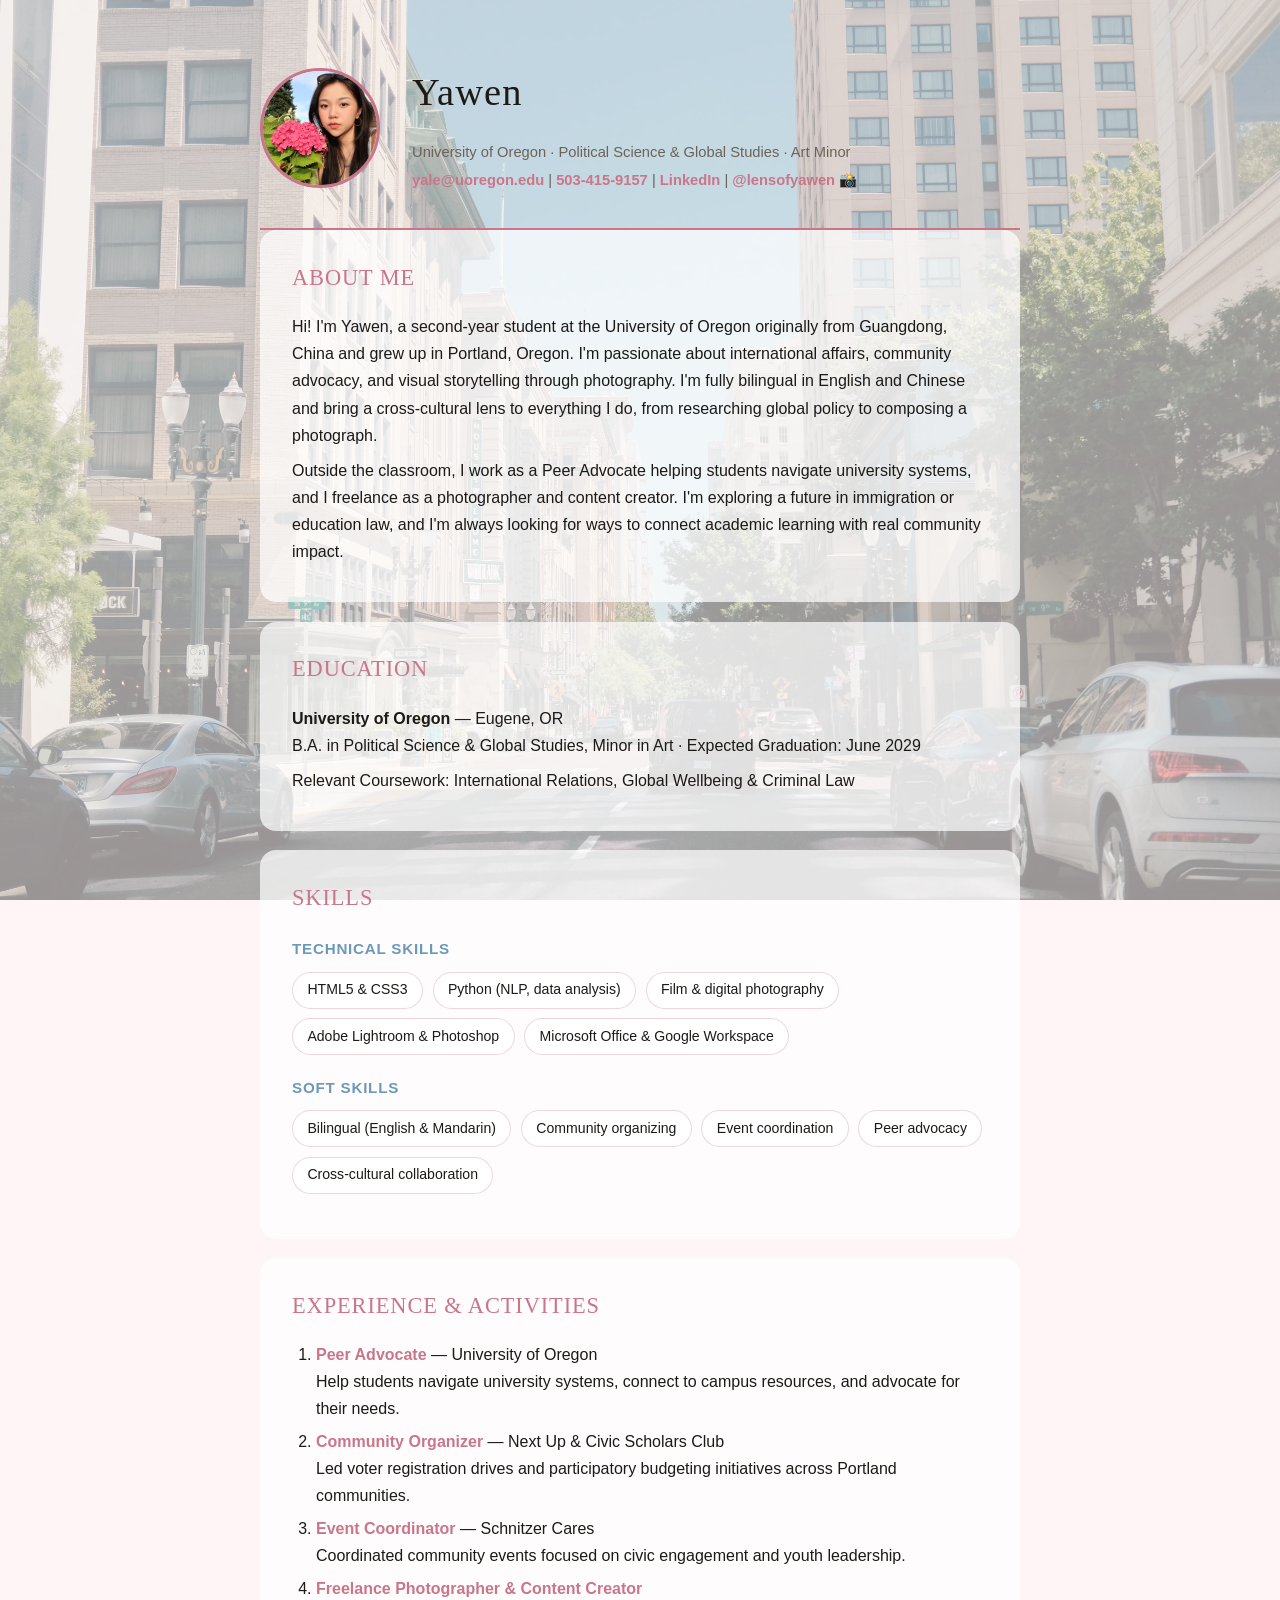
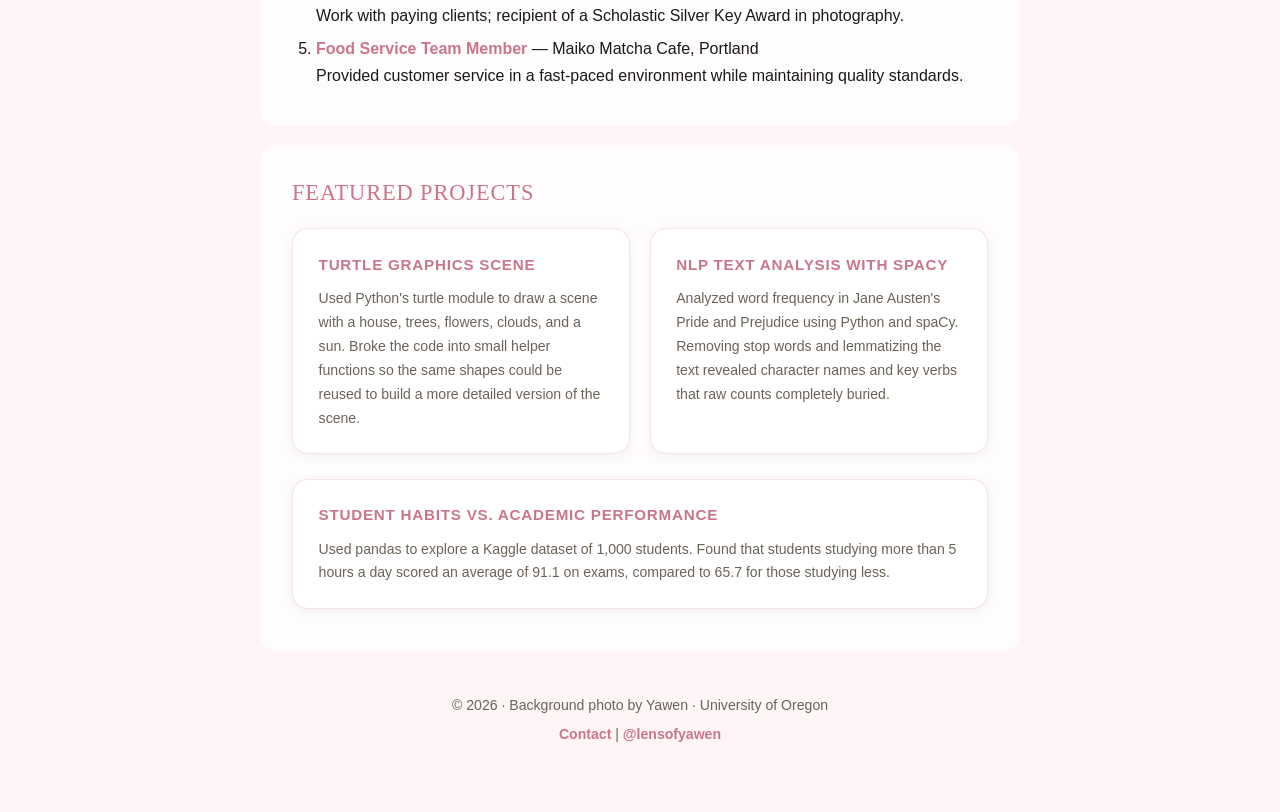
<file: index.html>
<!DOCTYPE html>
<html lang="en">
<head>
  <meta charset="UTF-8" />
  <meta name="viewport" content="width=device-width, initial-scale=1.0" />
  <title>Yawen – About Me</title>
  <link rel="stylesheet" href="style.css" />
</head>
<body>

  <header>
    <img class="profile-img" src="profile.jpg" alt="Yawen – profile photo" />
    <div class="header-text">
      <h1>Yawen</h1>
      <hr />
      <p>University of Oregon · Political Science &amp; Global Studies · Art Minor</p>
      <p>
        <a href="mailto:yale@uoregon.edu">yale@uoregon.edu</a> |
        <a href="tel:+15031234567" title="Call me">503-415-9157</a> |
        <a href="https://www.linkedin.com/in/yawenlei" title="LinkedIn profile">LinkedIn</a> |
        <a href="https://www.instagram.com/lensofyawen" title="Photography portfolio">@lensofyawen</a> 📸
      </p>
    </div>
  </header>

  <main>

    <section id="about">
      <h2>About Me</h2>
      <p>
        Hi! I'm Yawen, a second-year student at the University of Oregon originally from
        Guangdong, China and grew up in Portland, Oregon. I'm passionate about international
        affairs, community advocacy, and visual storytelling through photography. I'm fully
        bilingual in English and Chinese and bring a cross-cultural lens to everything I do, 
        from researching global policy to composing a photograph.
      </p>
      <p>
        Outside the classroom, I work as a Peer Advocate helping students navigate university
        systems, and I freelance as a photographer and content creator. I'm exploring a future
        in immigration or education law, and I'm always looking for ways to connect academic
        learning with real community impact.
      </p>
    </section>

    <section id="education">
      <h2>Education</h2>
      <p>
        <strong>University of Oregon</strong> — Eugene, OR<br />
        B.A. in Political Science &amp; Global Studies, Minor in Art · Expected Graduation: June 2029
      </p>
      <p>Relevant Coursework: International Relations, Global Wellbeing &amp; Criminal Law</p>
    </section>

    <section id="skills">
      <h2>Skills</h2>
      <h3>Technical Skills</h3>
<div class="skills-bubbles">
  <span>HTML5 &amp; CSS3</span>
  <span>Python (NLP, data analysis)</span>
  <span>Film &amp; digital photography</span>
  <span>Adobe Lightroom &amp; Photoshop</span>
  <span>Microsoft Office &amp; Google Workspace</span>
</div>

<h3>Soft Skills</h3>
<div class="skills-bubbles">
  <span>Bilingual (English &amp; Mandarin)</span>
  <span>Community organizing</span>
  <span>Event coordination</span>
  <span>Peer advocacy</span>
  <span>Cross-cultural collaboration</span>
</div>
      
    </section>

    <section id="experience">
      <h2>Experience &amp; Activities</h2>
      <ol>
        <li>
          <strong>Peer Advocate</strong> — University of Oregon<br />
          Help students navigate university systems, connect to campus resources, and advocate for their needs.
        </li>
        <li>
          <strong>Community Organizer</strong> — Next Up &amp; Civic Scholars Club<br />
          Led voter registration drives and participatory budgeting initiatives across Portland communities.
        </li>
        <li>
          <strong>Event Coordinator</strong> — Schnitzer Cares<br />
          Coordinated community events focused on civic engagement and youth leadership.
        </li>
        <li>
          <strong>Freelance Photographer &amp; Content Creator</strong><br />
          Work with paying clients; recipient of a Scholastic Silver Key Award in photography.
        </li>
        <li>
          <strong>Food Service Team Member</strong> — Maiko Matcha Cafe, Portland<br />
          Provided customer service in a fast-paced environment while maintaining quality standards.
        </li>
      </ol>
    </section>

    <section id="projects">
      <h2>Featured Projects</h2>
      <ol>
        <li>
          <h3><a href="project3.html">Turtle Graphics Scene</a></h3>
          <p>
            Used Python's turtle module to draw a scene with a house, trees, flowers, clouds,
            and a sun. Broke the code into small helper functions so the same shapes could be
            reused to build a more detailed version of the scene.
          </p>
        </li>
        <li>
          <h3><a href="project4.html">NLP Text Analysis with spaCy</a></h3>
          <p>
            Analyzed word frequency in Jane Austen's Pride and Prejudice using Python and spaCy. 
            Removing stop words and lemmatizing the text revealed character names and key verbs 
            that raw counts completely buried.
          </p>
        </li>
        <li>
          <h3><a href="project7.html">Student Habits vs. Academic Performance</a></h3>
          <p>
            Used pandas to explore a Kaggle dataset of 1,000 students. Found that students studying
            more than 5 hours a day scored an average of 91.1 on exams, compared to 65.7 for those
            studying less.
          </p>
        </li>
      </ol>
    </section>

  </main>

  <footer>
    <p>© 2026 · Background photo by Yawen · University of Oregon</p>
    <p>
      <a href="mailto:yale@uoregon.edu" title="Contact me">Contact</a> |
      <a href="https://www.instagram.com/lensofyawen" title="Photography portfolio">@lensofyawen</a>
    </p>
  </footer>

</body>
</html>
</file>
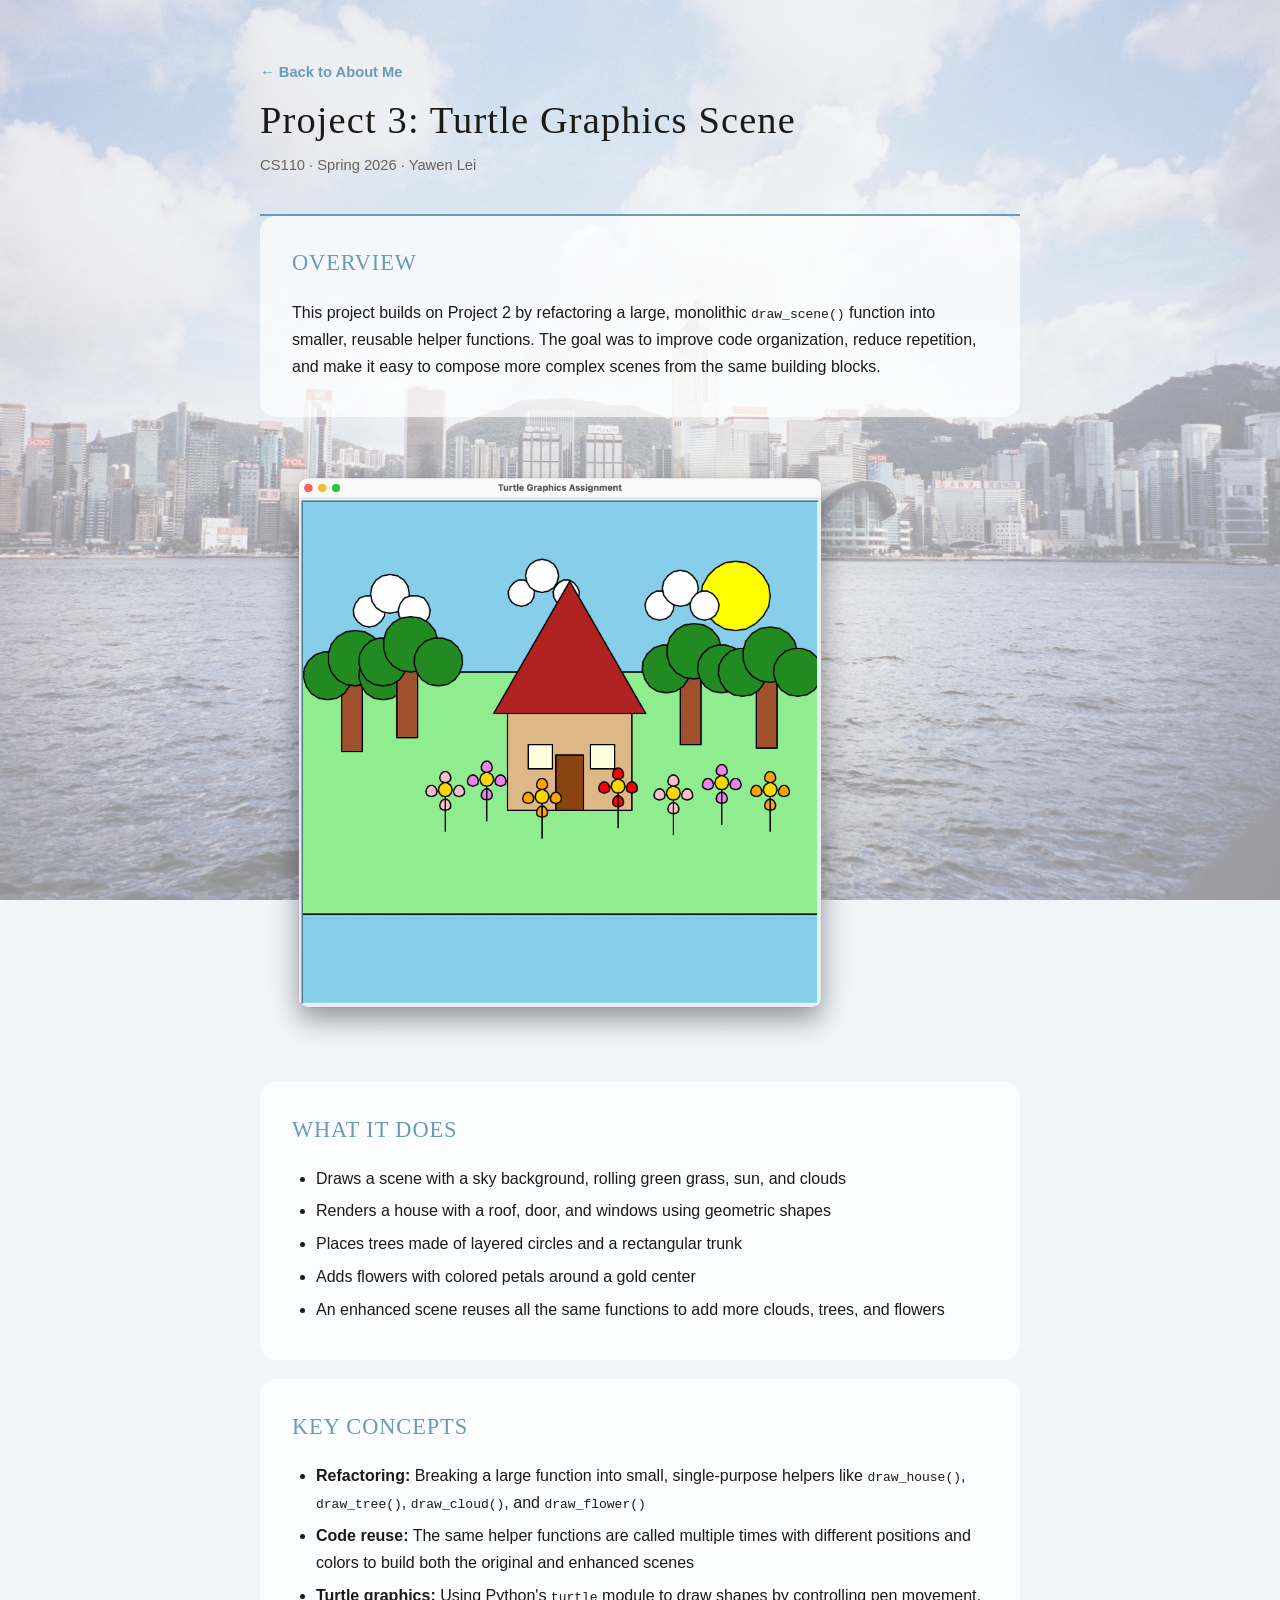
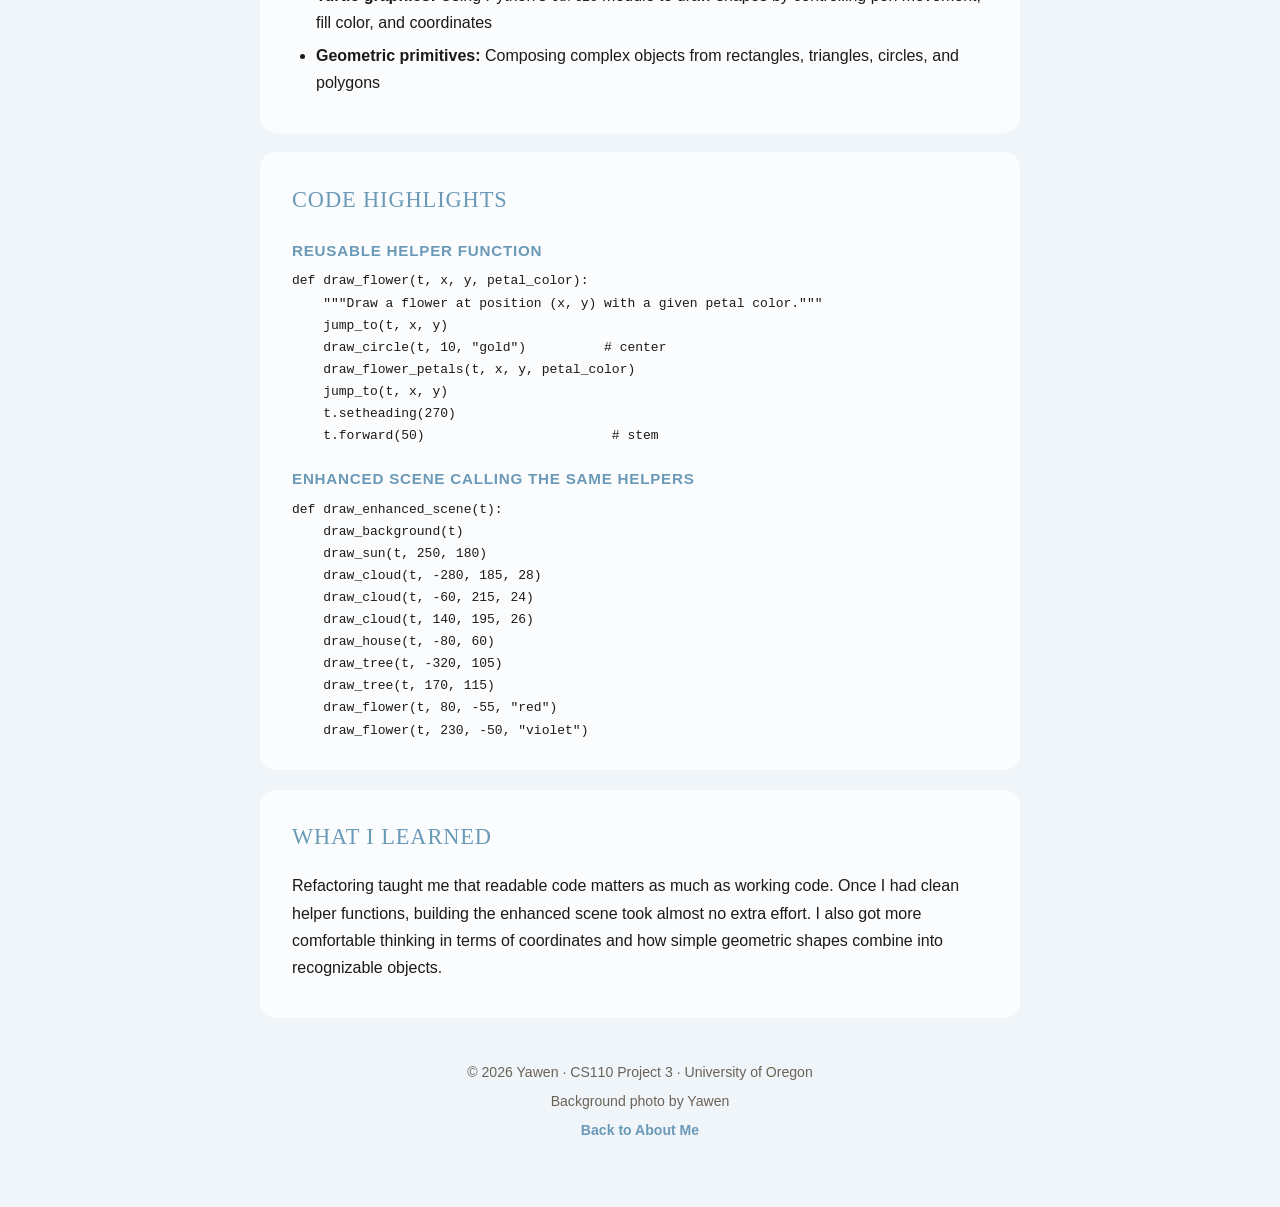
<file: project3.html>
<!DOCTYPE html>
<html lang="en">
<head>
  <meta charset="UTF-8" />
  <meta name="viewport" content="width=device-width, initial-scale=1.0" />
  <title>Project 3 – Turtle Graphics | Yawen</title>
  <link rel="stylesheet" href="style.css" />
</head>
<body class="page-project3">

  <header>
    <div class="header-text">
      <p><a href="index.html">← Back to About Me</a></p>
      <h1>Project 3: Turtle Graphics Scene</h1>
      <p>CS110 · Spring 2026 · Yawen Lei</p>
    </div>
  </header>

  <main>

    <section>
      <h2>Overview</h2>
      <p>
        This project builds on Project 2 by refactoring a large, monolithic
        <code>draw_scene()</code> function into smaller, reusable helper functions.
        The goal was to improve code organization, reduce repetition, and make it
        easy to compose more complex scenes from the same building blocks.
      </p>
    </section>
<img src="turtle.png" alt="Turtle graphics scene" style="width:100%; max-width:600px; border-radius:12px; margin: 1rem 0;" />
    <section>
      <h2>What It Does</h2>
      <ul>
        <li>Draws a scene with a sky background, rolling green grass, sun, and clouds</li>
        <li>Renders a house with a roof, door, and windows using geometric shapes</li>
        <li>Places trees made of layered circles and a rectangular trunk</li>
        <li>Adds flowers with colored petals around a gold center</li>
        <li>An enhanced scene reuses all the same functions to add more clouds, trees, and flowers</li>
      </ul>
    </section>

    <section>
      <h2>Key Concepts</h2>
      <ul>
        <li><strong>Refactoring:</strong> Breaking a large function into small, single-purpose helpers like <code>draw_house()</code>, <code>draw_tree()</code>, <code>draw_cloud()</code>, and <code>draw_flower()</code></li>
        <li><strong>Code reuse:</strong> The same helper functions are called multiple times with different positions and colors to build both the original and enhanced scenes</li>
        <li><strong>Turtle graphics:</strong> Using Python's <code>turtle</code> module to draw shapes by controlling pen movement, fill color, and coordinates</li>
        <li><strong>Geometric primitives:</strong> Composing complex objects from rectangles, triangles, circles, and polygons</li>
      </ul>
    </section>

    <section>
      <h2>Code Highlights</h2>

      <h3>Reusable helper function</h3>
      <pre><code>def draw_flower(t, x, y, petal_color):
    """Draw a flower at position (x, y) with a given petal color."""
    jump_to(t, x, y)
    draw_circle(t, 10, "gold")          # center
    draw_flower_petals(t, x, y, petal_color)
    jump_to(t, x, y)
    t.setheading(270)
    t.forward(50)                        # stem</code></pre>

      <h3>Enhanced scene calling the same helpers</h3>
      <pre><code>def draw_enhanced_scene(t):
    draw_background(t)
    draw_sun(t, 250, 180)
    draw_cloud(t, -280, 185, 28)
    draw_cloud(t, -60, 215, 24)
    draw_cloud(t, 140, 195, 26)
    draw_house(t, -80, 60)
    draw_tree(t, -320, 105)
    draw_tree(t, 170, 115)
    draw_flower(t, 80, -55, "red")
    draw_flower(t, 230, -50, "violet")</code></pre>
    </section>

    <section>
      <h2>What I Learned</h2>
      <p>
        Refactoring taught me that readable code matters as much as working code. Once I had clean helper functions, 
        building the enhanced scene took almost no extra effort. I also got more comfortable thinking in terms of 
        coordinates and how simple geometric shapes combine into recognizable objects.
      </p>
    </section>

  </main>

  <footer>
    <p>© 2026 Yawen · CS110 Project 3 · University of Oregon</p>
    <p>Background photo by Yawen</p>
    <p><a href="index.html">Back to About Me</a></p>
  </footer>

</body>
</html>
</file>
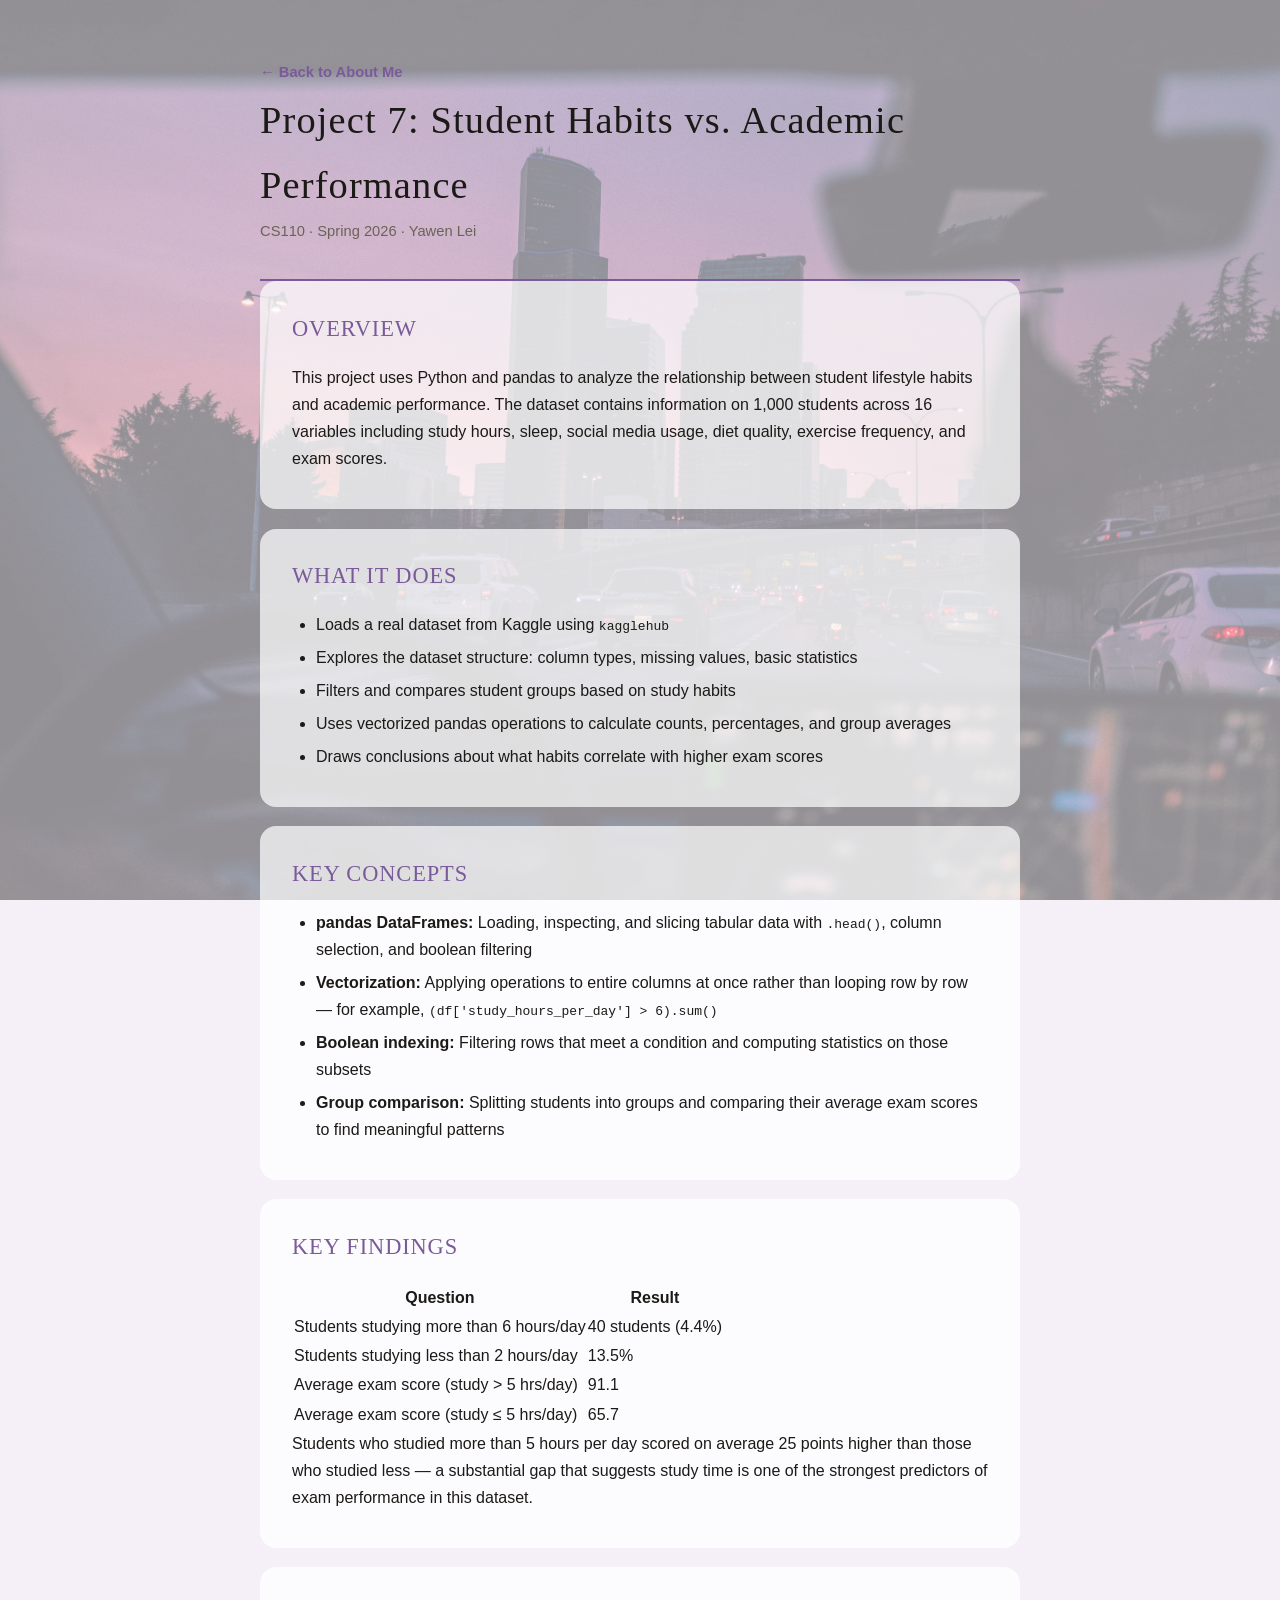
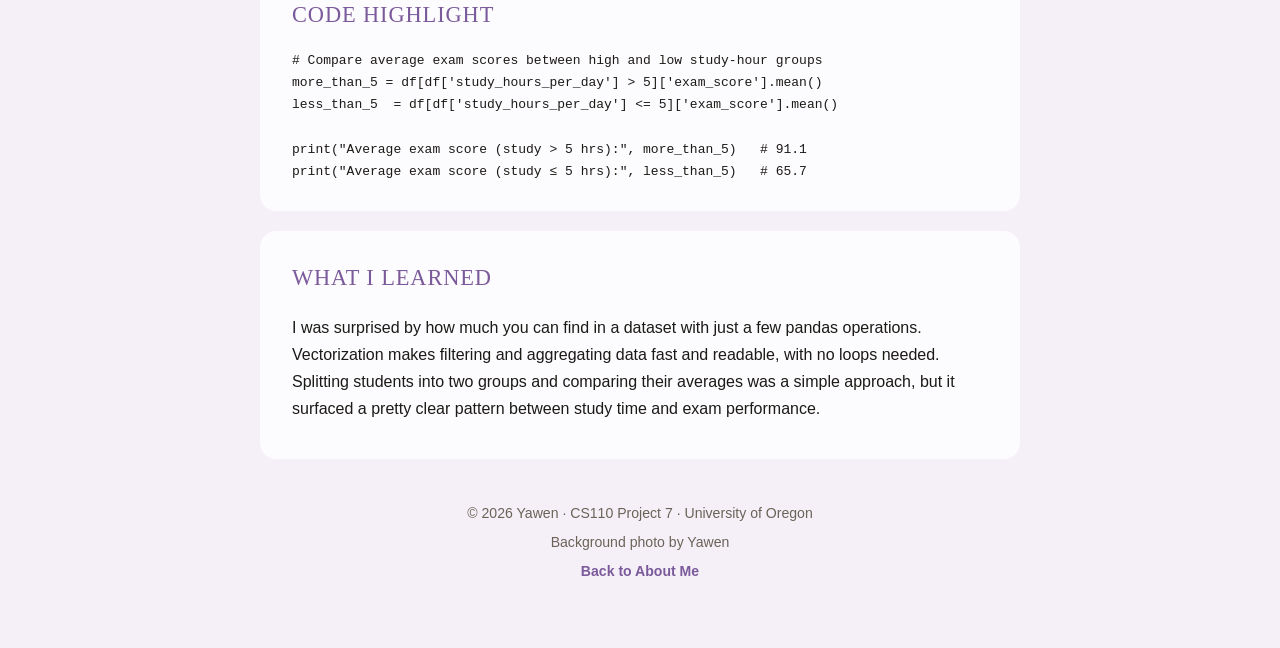
<file: project7.html>
<!DOCTYPE html>
<html lang="en">
<head>
  <meta charset="UTF-8" />
  <meta name="viewport" content="width=device-width, initial-scale=1.0" />
  <title>Project 7 – Student Habits Analysis | Yawen</title>
  <link rel="stylesheet" href="style.css" />
</head>
<body class="page-project7">
  
  <header>
    <div class="header-text">
      <p><a href="index.html">← Back to About Me</a></p>
      <h1>Project 7: Student Habits vs. Academic Performance</h1>
      <p>CS110 · Spring 2026 · Yawen Lei</p>
    </div>
  </header>

  <main>

    <section>
      <h2>Overview</h2>
      <p>
        This project uses Python and pandas to analyze the relationship between student
        lifestyle habits and academic performance. The dataset contains information on
        1,000 students across 16 variables including study hours, sleep, social media
        usage, diet quality, exercise frequency, and exam scores.
      </p>
    </section>

    <section>
      <h2>What It Does</h2>
      <ul>
        <li>Loads a real dataset from Kaggle using <code>kagglehub</code></li>
        <li>Explores the dataset structure: column types, missing values, basic statistics</li>
        <li>Filters and compares student groups based on study habits</li>
        <li>Uses vectorized pandas operations to calculate counts, percentages, and group averages</li>
        <li>Draws conclusions about what habits correlate with higher exam scores</li>
      </ul>
    </section>

    <section>
      <h2>Key Concepts</h2>
      <ul>
        <li><strong>pandas DataFrames:</strong> Loading, inspecting, and slicing tabular data with <code>.head()</code>, column selection, and boolean filtering</li>
        <li><strong>Vectorization:</strong> Applying operations to entire columns at once rather than looping row by row — for example, <code>(df['study_hours_per_day'] &gt; 6).sum()</code></li>
        <li><strong>Boolean indexing:</strong> Filtering rows that meet a condition and computing statistics on those subsets</li>
        <li><strong>Group comparison:</strong> Splitting students into groups and comparing their average exam scores to find meaningful patterns</li>
      </ul>
    </section>

    <section>
      <h2>Key Findings</h2>

      <table>
        <thead>
          <tr>
            <th>Question</th>
            <th>Result</th>
          </tr>
        </thead>
        <tbody>
          <tr>
            <td>Students studying more than 6 hours/day</td>
            <td>40 students (4.4%)</td>
          </tr>
          <tr>
            <td>Students studying less than 2 hours/day</td>
            <td>13.5%</td>
          </tr>
          <tr>
            <td>Average exam score (study &gt; 5 hrs/day)</td>
            <td>91.1</td>
          </tr>
          <tr>
            <td>Average exam score (study ≤ 5 hrs/day)</td>
            <td>65.7</td>
          </tr>
        </tbody>
      </table>

      <p>
        Students who studied more than 5 hours per day scored on average 25 points higher
        than those who studied less — a substantial gap that suggests study time is one of
        the strongest predictors of exam performance in this dataset.
      </p>
    </section>

    <section>
      <h2>Code Highlight</h2>
      <pre><code># Compare average exam scores between high and low study-hour groups
more_than_5 = df[df['study_hours_per_day'] > 5]['exam_score'].mean()
less_than_5  = df[df['study_hours_per_day'] <= 5]['exam_score'].mean()

print("Average exam score (study > 5 hrs):", more_than_5)   # 91.1
print("Average exam score (study ≤ 5 hrs):", less_than_5)   # 65.7</code></pre>
    </section>

    <section>
      <h2>What I Learned</h2>
      <p>
        I was surprised by how much you can find in a dataset with just a few pandas operations. Vectorization makes filtering and aggregating data fast and readable, with no loops needed. Splitting students into two groups and comparing their averages was a simple approach, but it surfaced a pretty clear pattern between study time and exam performance.
      </p>
    </section>

  </main>

  <footer>
    <p>© 2026 Yawen · CS110 Project 7 · University of Oregon</p>
    <p>Background photo by Yawen</p>
    <p><a href="index.html">Back to About Me</a></p>
  </footer>

</body>
</html>
</file>
<file: style.css>
/* Yawen */
/* please make sure you change the name of this file to styles.css */

/* Global Styles */
* {
    margin: 0;
    padding: 0;
    box-sizing: border-box;
}

/* ---- CSS Variables ---- */
:root {
    --cream:   #faf6f0;
    --ink:     #1c1a17;
    --muted:   #6b6358;
    --accent:  #c9768a;   /* Pink for the titles and links */
    --accent2: #6a9ab8;   /* Blue for the subtitles */
    --cream:   #fff5f7;   /* background color */
    --font-display: 'Cormorant Garamond', Georgia, serif;
    --font-body:    'DM Sans', Tahoma, sans-serif;
}

/* ---- Body & Background ---- */
body {
    font-family: var(--font-body);
    color: var(--ink);
    line-height: 1.7;
    max-width: 800px;
    margin: 0 auto;
    padding: 20px;
    position: relative;
    background-color: var(--cream);
}

/* Background Image with Transparency */
/* need position: fixed; and top: 0; left: 0; */
body::before {
    content: "";
    position: fixed;
    top: 0;
    left: 0;
    width: 100%;
    height: 100%;
    background-image: url('background.jpg');
    background-size: cover;
    background-position: center;
    opacity: 0.4;
    z-index: -1;
}

/* ---- Header ---- */
header {
    display: flex;
    align-items: center;
    gap: 2rem;
    padding: 2.5rem 0 2rem;
    border-bottom: 2px solid var(--accent);
    margin-bottom: 0;
}

.profile-img {
    width: 120px;
    height: 120px;
    border-radius: 50%;
    object-fit: cover;
    border: 3px solid var(--accent);
    flex-shrink: 0;
    background-color: var(--border);
}

.header-text h1 {
    font-family: var(--font-display);
    font-size: 2.4rem;
    font-weight: normal;
    letter-spacing: 0.03em;
    color: var(--ink);
}

header hr {
    border: none;
    border-top: 1px solid var(--border);
    margin: 0.4rem 0 0.5rem;
}

header p {
    color: var(--muted);
    font-size: 0.92rem;
    margin-bottom: 0.2rem;
}

header a {
    color: var(--accent);
    text-decoration: none;
    font-weight: 600;
}

header a:hover {
    text-decoration: underline;
    color: var(--accent2);
}

/* ---- Sections ---- */
section {
    padding: 1.8rem 2rem;
    border-bottom: none;
    background: rgba(255, 255, 255, 0.7);
    border-radius: 16px;
    margin-bottom: 1.2rem;

}

section h2 {
    font-family: var(--font-display);
    font-size: 1.4rem;
    font-weight: normal;
    color: var(--accent);
    letter-spacing: 0.04em;
    text-transform: uppercase;
    margin-bottom: 1rem;
}

section h3 {
    font-size: 0.95rem;
    font-weight: 700;
    color: var(--accent2);
    margin: 1.2rem 0 0.4rem;
    letter-spacing: 0.05em;
    text-transform: uppercase;
}

section p {
    color: var(--ink);
    margin-bottom: 0.5rem;
}

/* ---- Lists ---- */
ul, ol {
    padding-left: 1.5rem;
    margin-bottom: 0.5rem;
}

ul li, ol li {
    margin-bottom: 0.35rem;
    color: var(--ink);
}

ol li strong {
    color: var(--accent);
}

/* ---- Links ---- */
section a, footer a {
    color: var(--accent2);
    text-decoration: none;
}

section a:hover, footer a:hover {
    text-decoration: underline;
    color: var(--accent);
}

/* ---- Footer ---- */
footer {
    text-align: center;
    padding: 1.5rem 0 2.5rem;
    color: var(--muted);
    font-size: 0.88rem;
}

footer p {
    margin-bottom: 0.3rem;
}

footer a {
    color: var(--accent);
    text-decoration: none;
    font-weight: 600;
}

footer a:hover {
    text-decoration: underline;
}

/* ---- Responsive ---- */
@media (max-width: 600px) {
    header {
        flex-direction: column;
        text-align: center;
        gap: 1rem;
    }

    .header-text h1 {
        font-size: 1.9rem;
    }
}

/* ---- Project Cards ---- */
#projects ol {
    list-style: none;
    padding-left: 0;
    display: flex;
    flex-direction: row;
    flex-wrap: wrap;
    gap: 1.2rem;
    margin-top: 1rem;
}

#projects ol li {
    background: rgba(255, 255, 255, 0.75);
    border: 1px solid rgba(201, 118, 138, 0.2);
    border-radius: 16px;
    padding: 1.4rem 1.6rem;
    flex: 1 1 220px;
    box-shadow: 0 2px 12px rgba(0,0,0,0.06);
    transition: box-shadow 0.2s ease, transform 0.2s ease;
}

#projects ol li:hover {
    box-shadow: 0 6px 20px rgba(201, 118, 138, 0.18);
    transform: translateY(-3px);
}

#projects ol li h3 {
    font-size: 0.95rem;
    margin-top: 0;
    margin-bottom: 0.6rem;
}

#projects ol li h3 a {
    color: var(--accent);
    text-decoration: none;
    font-weight: 700;
}

#projects ol li h3 a:hover {
    text-decoration: underline;
}

#projects ol li p {
    font-size: 0.88rem;
    color: var(--muted);
    margin-bottom: 0;
}

.page-project3::before { background-image: url('bg-project3.jpg'); }
.page-project4::before { background-image: url('bg-project4.jpg'); }
.page-project7::before { background-image: url('bg-project7.jpg'); }

/* Project 3 - Blue */
.page-project3 {
    background-color: #f0f5fa;
    --cream: #f0f5fa;
}
.page-project3 section h2,
.page-project3 header a,
.page-project3 footer a {
    color: var(--accent2);
}
.page-project3 header {
    border-bottom: 2px solid var(--accent2);
}
.page-project3 section a {
    color: var(--accent2);
}

/* Project 4 - Green */
.page-project4 {
    background-color: #eef5ee;
    --cream: #eef5ee;
}
.page-project4 section h2,
.page-project4 header a,
.page-project4 footer a {
    color: #5a8a6a;
}
.page-project4 header {
    border-bottom: 2px solid #5a8a6a;
}
.page-project4 section h3 {
    color: #7aaa8a;
}

/* Project 7 - Purple */
.page-project7 {
    background-color: #f5f0f8;
    --cream: #f5f0f8;
}
.page-project7 section h2,
.page-project7 header a,
.page-project7 footer a {
    color: #7a5a9a;
}
.page-project7 header {
    border-bottom: 2px solid #7a5a9a;
}
.page-project7 section h3 {
    color: #9a7aba;
}

/* ---- Skills Bubbles ---- */
.skills-bubbles {
    display: flex;
    flex-wrap: wrap;
    gap: 0.6rem;
    margin: 0.6rem 0 1rem;
}

.skills-bubbles span {
    background: rgba(255, 255, 255, 0.8);
    border: 1px solid rgba(201, 118, 138, 0.3);
    border-radius: 20px;
    padding: 0.35rem 0.9rem;
    font-size: 0.88rem;
    color: var(--ink);
}
</file>
